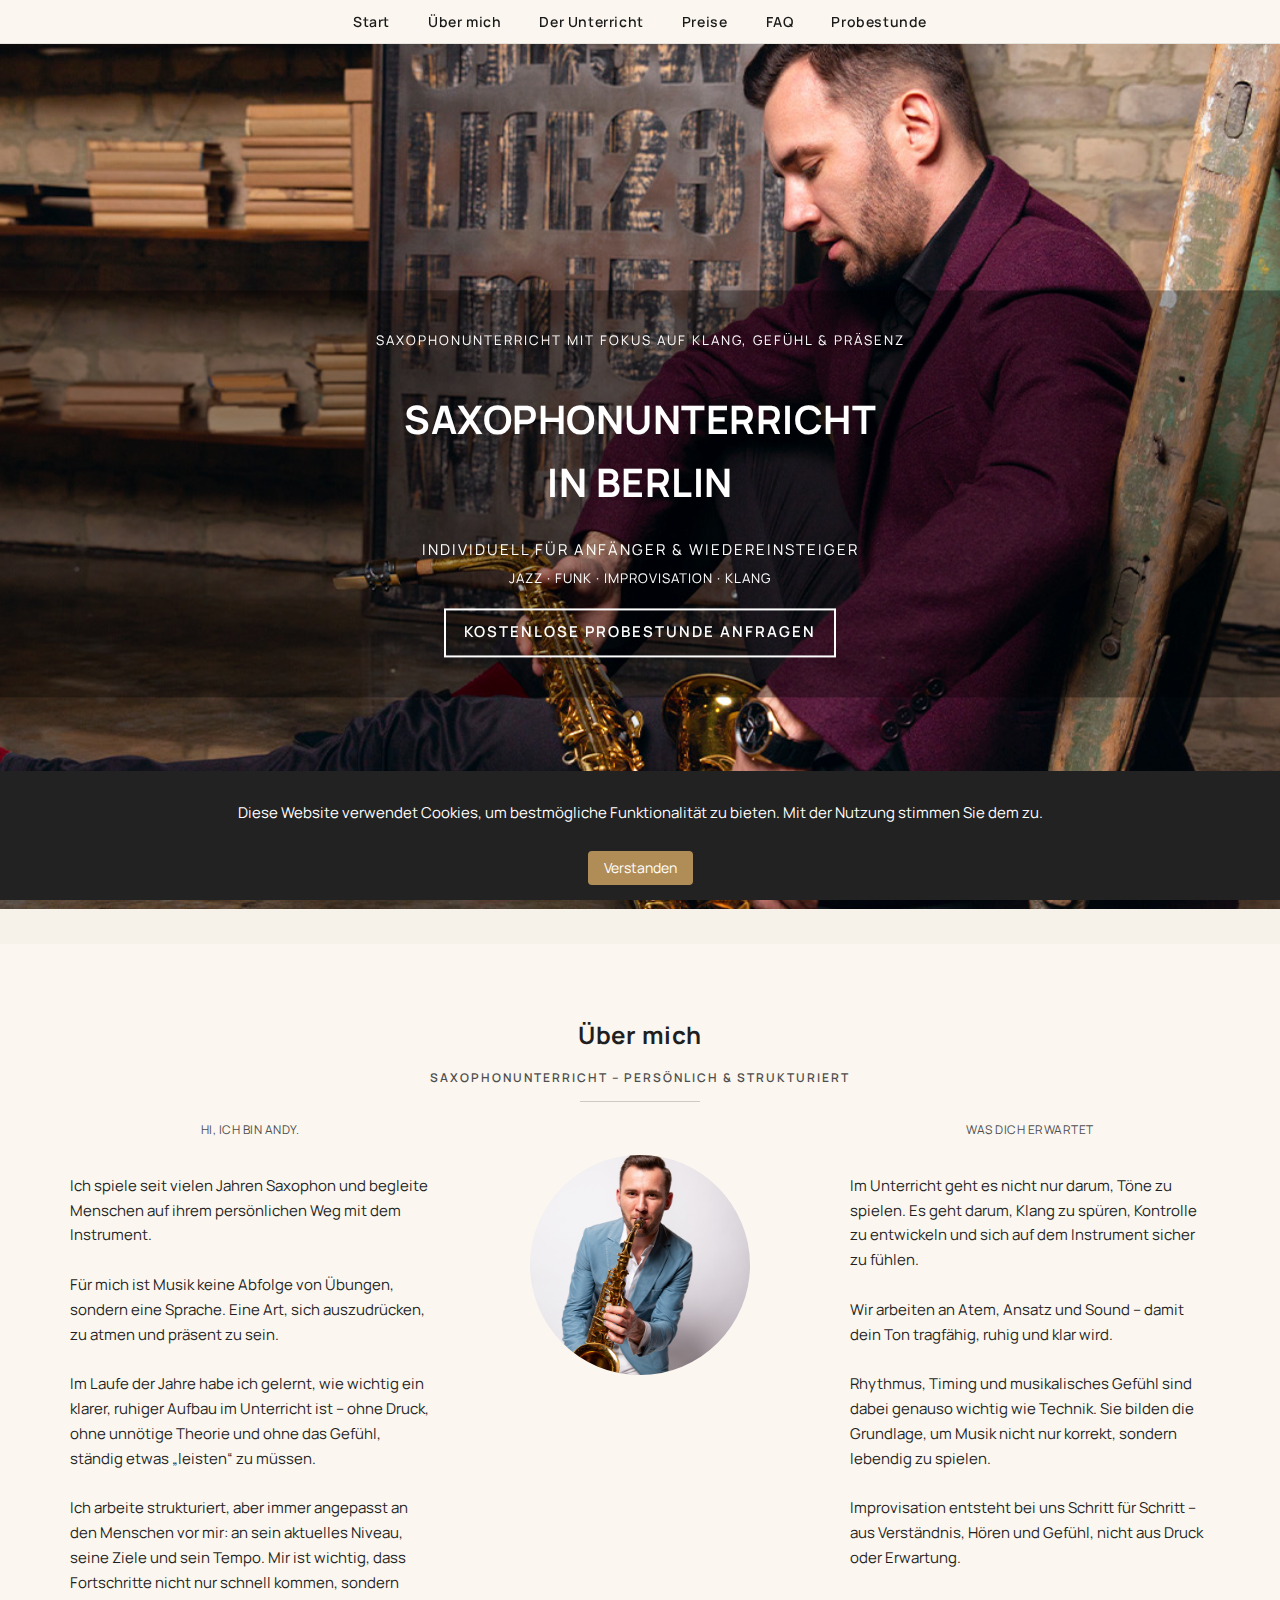
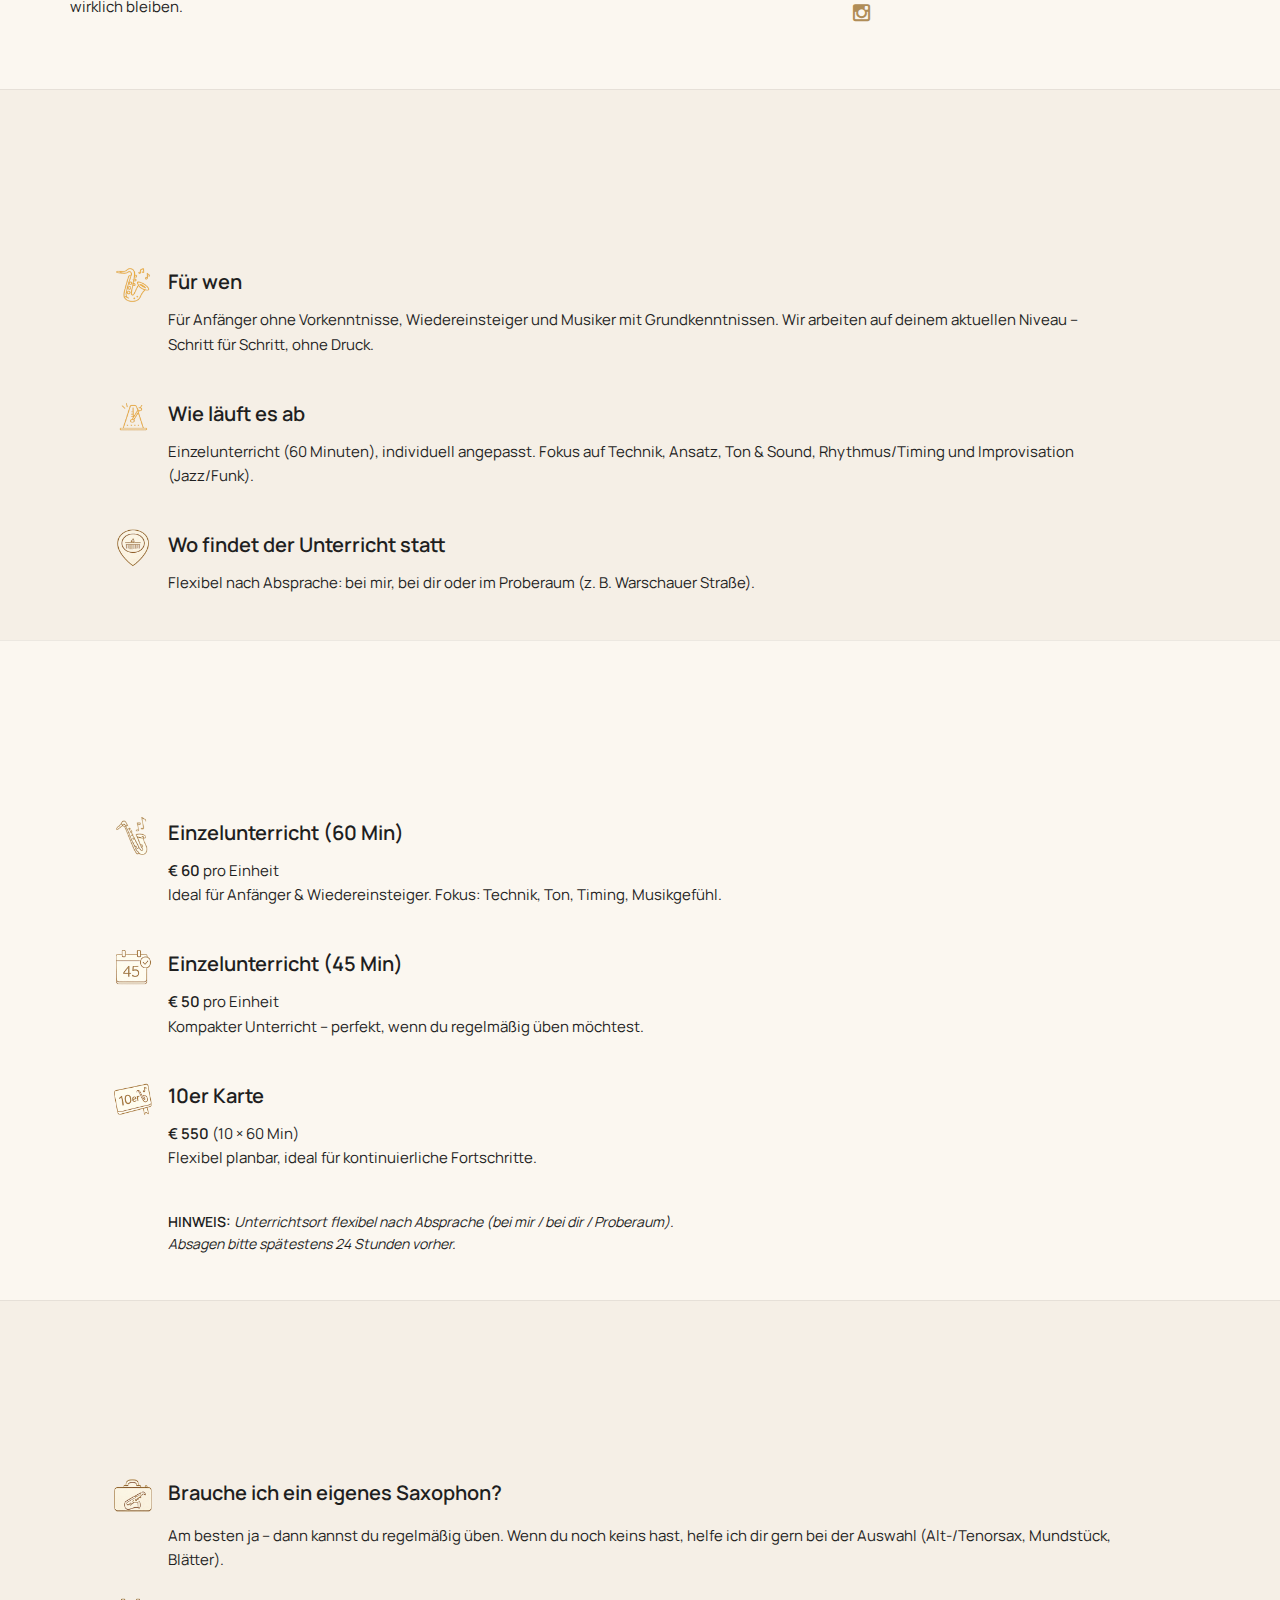
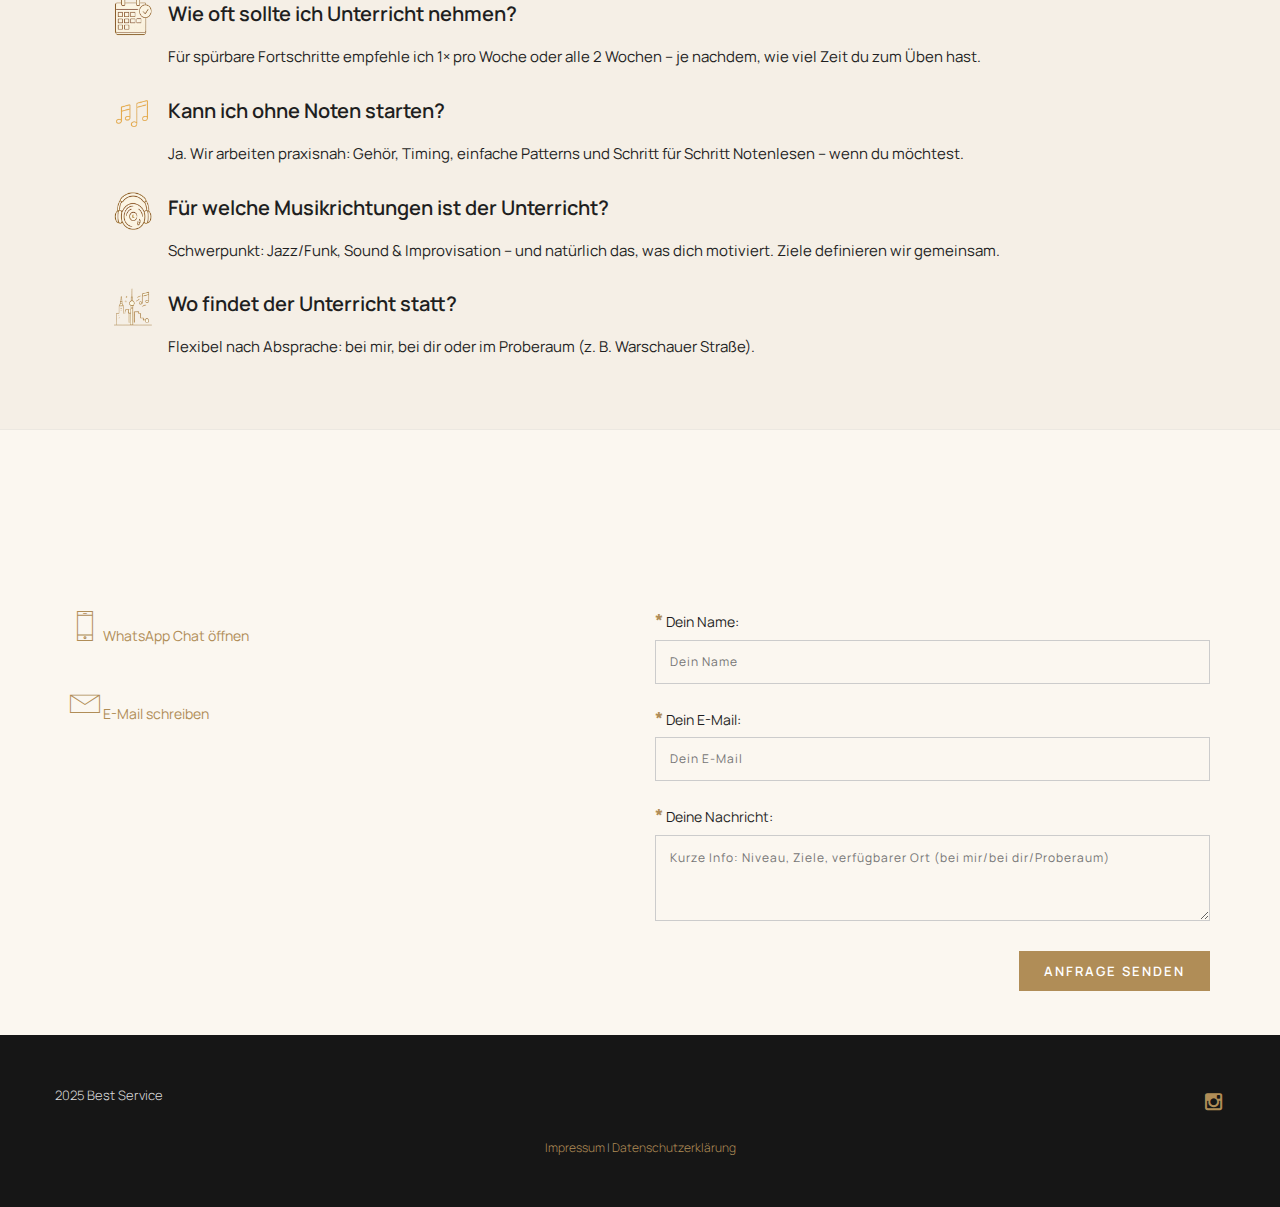
<file: index.html>
<!DOCTYPE html>
<html>
<head>
    <meta charset="utf-8" />
	<!-- Google tag (gtag.js) -->
	<script async src="https://www.googletagmanager.com/gtag/js?id=AW-17795294447"></script>
	<script>
		window.dataLayer = window.dataLayer || [];
		function gtag(){dataLayer.push(arguments);}
		gtag('js', new Date());
		gtag('config', 'AW-17795294447', {
		  // Helps preserve attribution when the form redirects to Formspree
		  'linker': { 'domains': ['formspree.io'] }
		});
	</script>
	<title>Saxophonunterricht in Berlin | Andy</title>
	<meta http-equiv="X-UA-Compatible" content="IE=edge" />
	<meta name="viewport" content="width=device-width, initial-scale=1.0" />
	<meta name="keywords" content="Saxophonunterricht Berlin, Saxophon lernen Berlin, Saxophon Lehrer Berlin, Saxophon Unterricht Anfänger, Saxophon Unterricht Wiedereinsteiger, Improvisation Saxophon, Jazz Saxophon Unterricht"/>
    <meta name="description" content="Saxophonunterricht in Berlin: individueller Einzelunterricht für Anfänger & Wiedereinsteiger. Technik, Sound, Rhythmus und Improvisation (Jazz/Funk). Kostenlose Probestunde – Anfrage per WhatsApp oder SMS."/>
	<link rel="shortcut icon" href="/favicon.png">
	<link rel="stylesheet" href="libs/bootstrap/bootstrap-grid.min.css" />
	<link rel="stylesheet" href="libs/font-awesome/css/font-awesome.min.css" />
	<link rel="stylesheet" href="libs/linea/styles.css" />
	<link rel="stylesheet" href="libs/magnific-popup/magnific-popup.css" />
	<link rel="stylesheet" href="libs/animate/animate.min.css" />
	<link rel="stylesheet" href="libs/bootstrap/bootstrap-grid.min.css" />
	<link rel="stylesheet" href="css/fonts.css" />
	<link rel="stylesheet" href="css/main.css" />
	<link rel="stylesheet" href="css/skins/sax.css" />
	<link rel="stylesheet" href="css/media.css" />
	<link href="https://fonts.googleapis.com/css2?family=Manrope:wght@400;600&family=Unbounded:wght@400;700&display=swap" rel="stylesheet">
</head>


<body>
	
	<!--
	<div class="loader">
		<div class="loader_inner"></div>
	</div>
-->
	
	<header id="top" class="main_head main_color_bg" data-parallax="scroll" data-image-src="img/bg.jpg" data-z-index="1">
		<div class="container">
			<div class="row">
				<div class="col-md-12">
					<!--<div class="logo_container">
						<div class="logo">
						<img style="height: 50px; width: 200px;" src="img/logo.png" alt="Alt" />
					</div> --> 
						<button class="toggle_mnu">
					
					<span class="sandwich">
						<span class="sw-topper"></span>
						<span class="sw-bottom"></span>
						<span class="sw-footer"></span>
					</span>
				</button>
<nav class="top_mnu top_mnu_simple">
  <ul>
    <li><a href="#top">Start</a></li>
    <li><a href="#about">Über mich</a></li>
    <li><a href="#resume">Der Unterricht</a></li>
    <li><a href="#preise">Preise</a></li>
    <li><a href="#faq">FAQ</a></li>
    <li><a href="#contacts">Probestunde</a></li>
  </ul>
</nav>
			</div>
		</div>
	</div>
	<div class="top_wrapper">
		<div class="top_descr">
			<div class="top_centered">
<div class="hero-strip">
  <div class="top_text">
					<p style="font-size: 10pt;">Saxophonunterricht mit Fokus auf Klang, Gefühl & Präsenz</p>
					<h1>SAXOPHONUNTERRICHT<br>IN BERLIN</h1>
					<p>Individuell für Anfänger & Wiedereinsteiger</p>
					<p style="margin-top: 6px; letter-spacing: 1px; text-transform: uppercase; font-size: 10pt; opacity: 0.9;">Jazz · Funk · Improvisation · Klang</p>
					<p style="margin-top: 18px;">
						<a href="#contacts" class="color_border scroll-link hero_cta" style="display:inline-block;padding:10px 18px;border:2px solid #fff;color:#fff;text-decoration:none;text-transform:uppercase;font-weight:600;letter-spacing:2px;">
							Kostenlose Probestunde anfragen
						</a>
					</p>
				</div>
			</div>
		</div>
	</div>
</header>
<section id="about" class="s_about bg_light">
	<div class="section_header">
		<h2>Über mich</h2>
		<div class="s_descr_wrap">
			<div class="s_descr">Saxophonunterricht – persönlich & strukturiert</div>
		</div>
	</div>
	<div class="section_content">
		<div class="container">
			<div class="row">
				<div class="col-md-4 col-md-push-4 animation_1">
					<h3></h3>
					<div class="person">
						<img src="img/photo.jpg" alt="Alt" id="photo-img" class="animated photo-hover" />
					</div>
				</div>
				<div class="col-md-4 col-md-pull-4">
					<h3>Hi, ich bin Andy.</h3>
<p>
Ich spiele seit vielen Jahren Saxophon und begleite Menschen auf ihrem persönlichen Weg mit dem Instrument.
</p>

<p>
Für mich ist Musik keine Abfolge von Übungen, sondern eine Sprache.
Eine Art, sich auszudrücken, zu atmen und präsent zu sein.
</p>

<p>
Im Laufe der Jahre habe ich gelernt, wie wichtig ein klarer, ruhiger Aufbau im Unterricht ist –
ohne Druck, ohne unnötige Theorie und ohne das Gefühl, ständig etwas „leisten“ zu müssen.
</p>

<p>
Ich arbeite strukturiert, aber immer angepasst an den Menschen vor mir:
an sein aktuelles Niveau, seine Ziele und sein Tempo.
Mir ist wichtig, dass Fortschritte nicht nur schnell kommen, sondern wirklich bleiben.
</p>
					</div>
				<div class="col-md-4 personal_last_block">
					<h3>Was dich erwartet</h3>
<p>
Im Unterricht geht es nicht nur darum, Töne zu spielen.
Es geht darum, Klang zu spüren, Kontrolle zu entwickeln und sich auf dem Instrument sicher zu fühlen.
</p>

<p>
Wir arbeiten an Atem, Ansatz und Sound – damit dein Ton tragfähig, ruhig und klar wird.
</p>

<p>
Rhythmus, Timing und musikalisches Gefühl sind dabei genauso wichtig wie Technik.
Sie bilden die Grundlage, um Musik nicht nur korrekt, sondern lebendig zu spielen.
</p>

<p>
Improvisation entsteht bei uns Schritt für Schritt –
aus Verständnis, Hören und Gefühl, nicht aus Druck oder Erwartung.
</p>
					<div class="social_wrap">
						<ul>
							<li><a href="https://www.instagram.com/djandysax/" target="_blank"><i class="fa fa-instagram"></i></i></a></li>
						</ul>
					</div>
				</div>
			</div>
		</div>
	</div>
</section>



<section id="resume" class="s_resume">
  <div class="section_header">
    <h2>Der Unterricht</h2>
    <div class="s_descr_wrap">
      <div class="s_descr">Für wen · Wie · Wo</div>
    </div>
  </div>

  <div class="section_content">
    <div class="container">
      <div class="row">
        <div class="resume_container">
          <div class="col-md-10 col-md-offset-1 col-sm-12">

<div class="resume_item">
  <div class="resume_title">
    <img src="img/icons/icon-sax.png" class="item_icon" alt="">
    <span>Für wen</span>
  </div>
  <p>
    Für Anfänger ohne Vorkenntnisse, Wiedereinsteiger und Musiker mit Grundkenntnissen.
    Wir arbeiten auf deinem aktuellen Niveau – Schritt für Schritt, ohne Druck.
  </p>
</div>

            <div class="resume_item">
              <div class="resume_title">
  <img src="img/icons/icon-metronome.png" class="item_icon" alt="">
  <span>Wie läuft es ab</span>
</div>
              <p>
                Einzelunterricht (60 Minuten), individuell angepasst.
                Fokus auf Technik, Ansatz, Ton & Sound, Rhythmus/Timing und Improvisation (Jazz/Funk).
              </p>
            </div>

            <div class="resume_item">
              <div class="resume_title">
  <img src="img/icons/icon-ort.png" class="item_icon" alt="">
  <span>Wo findet der Unterricht statt</span>
</div>
              <p>
                Flexibel nach Absprache: bei mir, bei dir oder im Proberaum (z. B. Warschauer Straße).
              </p>
            </div>

          </div>
        </div>
      </div>
    </div>
  </div>
</section>

<section id="preise" class="s_resume bg_light">
  <div class="section_header">
    <h2>Preise</h2>
    <div class="s_descr_wrap">
      <div class="s_descr">Transparent & fair</div>
    </div>
  </div>

  <div class="section_content">
    <div class="container">
      <div class="row">
        <div class="resume_container">
          <div class="col-md-10 col-md-offset-1 col-sm-12">

            <div class="resume_item">
              <div class="resume_title">
  <img src="img/icons/icon-saxt.png" class="item_icon" alt="">
  <span>Einzelunterricht (60 Min)</span>
</div>
              <p>
                <strong>€ 60</strong> pro Einheit<br>
                Ideal für Anfänger & Wiedereinsteiger. Fokus: Technik, Ton, Timing, Musikgefühl.
              </p>
            </div>

            <div class="resume_item">
              <div class="resume_title">
  <img src="img/icons/icon-45.png" class="item_icon" alt="">
  <span>Einzelunterricht (45 Min)</span>
</div>
              <p>
                <strong>€ 50</strong> pro Einheit<br>
                Kompakter Unterricht – perfekt, wenn du regelmäßig üben möchtest.
              </p>
            </div>

            <div class="resume_item">
              <div class="resume_title">
  <img src="img/icons/icon-10er.png" class="item_icon" alt="">
  <span>10er Karte</span>
</div>
              <p>
                <strong>€ 550</strong> (10 × 60 Min) <br>
                Flexibel planbar, ideal für kontinuierliche Fortschritte.
              </p>
            </div>

            <div class="resume_description">
              <strong>Hinweis:</strong> Unterrichtsort flexibel nach Absprache (bei mir / bei dir / Proberaum).
              <br>
              Absagen bitte spätestens 24 Stunden vorher.
            </div>

          </div>
        </div>
      </div>
    </div>
  </div>
</section>

<section id="faq" class="s_about bg_light">
  <div class="section_header">
    <h2>FAQ</h2>
    <div class="s_descr_wrap">
      <div class="s_descr">Häufige Fragen – kurz beantwortet</div>
    </div>
  </div>

  <div class="section_content">
    <div class="container">
      <div class="row">
        <div class="col-md-10 col-md-offset-1">

          <div class="resume_item">
            <div class="resume_title">
  <img src="img/icons/icon-saxg.png" class="item_icon" alt="">
  <span>Brauche ich ein eigenes Saxophon?</span>
</div>
            <p>
              Am besten ja – dann kannst du regelmäßig üben. Wenn du noch keins hast, helfe ich dir gern bei der Auswahl
              (Alt-/Tenorsax, Mundstück, Blätter).
            </p>
          </div>

          <div class="resume_item">
            <div class="resume_title">
  <img src="img/icons/icon-kalender.png" class="item_icon" alt="">
  <span>Wie oft sollte ich Unterricht nehmen?</span>
</div>
            <p>
              Für spürbare Fortschritte empfehle ich 1× pro Woche oder alle 2 Wochen – je nachdem, wie viel Zeit du zum Üben hast.
            </p>
          </div>

          <div class="resume_item">
            <div class="resume_title">
  <img src="img/icons/icon-note.png" class="item_icon" alt="">
  <span>Kann ich ohne Noten starten?</span>
</div>
            <p>
              Ja. Wir arbeiten praxisnah: Gehör, Timing, einfache Patterns und Schritt für Schritt Notenlesen – wenn du möchtest.
            </p>
          </div>

          <div class="resume_item">
            <div class="resume_title">
  <img src="img/icons/icon-headphones.png" class="item_icon" alt="">
  <span>Für welche Musikrichtungen ist der Unterricht?</span>
</div>
            <p>
              Schwerpunkt: Jazz/Funk, Sound & Improvisation – und natürlich das, was dich motiviert. Ziele definieren wir gemeinsam.
            </p>
          </div>

          <div class="resume_item">
            <div class="resume_title">
  <img src="img/icons/icon-ber.png" class="item_icon" alt="">
  <span>Wo findet der Unterricht statt?</span>
</div>
            <p>
              Flexibel nach Absprache: bei mir, bei dir oder im Proberaum (z. B. Warschauer Straße).
            </p>
          </div>

        </div>
      </div>
    </div>
  </div>
</section>

<section id="contacts" class="s_contacts bg_light">
	<div class="section_header">
		<h2>Kostenlose Probestunde</h2>
		<div class="s_descr_wrap">
			<div class="s_descr">Kurzes kennenlernen & Ziele klären</div>
		</div>
	</div>
	<div class="section_content">
		<div class="container">
			<div class="row">
				<div class="col-md-6 col-sm-6">
					<div class="contact_actions">
					<div class="contact_box">
						<a href="https://wa.me/491774125734" target="_blank" rel="noopener" class="contact_action" id="whatsapp-link">
							<span class="contacts_icon icon-basic-smartphone"></span>
							<span>WhatsApp Chat öffnen</span>
						</a>
					</div>
					<div class="contact_box">
						<a href="mailto:djandysax@gmail.com" target="_blank" rel="noopener" class="contact_action" id="email-link">
							<span class="contacts_icon icon-basic-mail"></span>
							<span>E-Mail schreiben</span>
						</a>
					</div>
					</div>
				</div>
				<div class="col-md-6 col-sm-6">
					<form id="contact-form" action="https://formspree.io/f/myzwrnna" method="POST" class="main_form" novalidate target="_blank">
  <input type="hidden" name="_redirect" value="https://saxophonunterricht.berlin/?sent=1#contacts" />
  <label class="form-group">
    <span class="color_element">*</span> Dein Name:
    <input type="text" name="name" placeholder="Dein Name" 
           data-validation-required-message="Bitte gib deinen Namen ein" required />
    <span class="help-block text-danger"></span>
  </label>

  <label class="form-group">
    <span class="color_element">*</span> Dein E-Mail:
    <input type="email" name="email" placeholder="Dein E-Mail" 
           data-validation-required-message="Bitte gib eine gültige E-Mail-Adresse ein" required />
    <span class="help-block text-danger"></span>
  </label>

  <label class="form-group">
    <span class="color_element">*</span> Deine Nachricht:
    <textarea name="message" placeholder="Kurze Info: Niveau, Ziele, verfügbarer Ort (bei mir/bei dir/Proberaum)"
              data-validation-required-message="Bitte schreib kurz eine Nachricht" required></textarea>
    <span class="help-block text-danger"></span>
  </label>

  <button id="contact-submit" type="submit">Anfrage senden</button>
  <div id="form-status" style="margin-top:12px; font-size:14px;"></div>
</form>
				</div>
			</div>
		</div>
	</div>
</section>

<footer class="main_footer bg_dark">
	<div class="container">
		<div class="row">
		<div style="position: absolute; margin-top: 0px;">2025 Best Service</div>
		<div  class="social_wrap">
					<ul>
						<li><a href="https://www.instagram.com/djandysax/" target="_blank"><i class="fa fa-instagram"></i></i></a></li>
						</ul>
				</div>
			<div style="visibility:hidden; class="col-md-12">
				&copy; 2015 Александр Прокопский
								</div>
								
		</div>
	</div>
<div class="legal_links">
  <a href="impressum.html">Impressum</a> | 
  <a href="datenschutz.html">Datenschutzerklärung</a>
</div>

</footer>

<div class="hidden"></div>
	<!--[if lt IE 9]>
	<script src="libs/html5shiv/es5-shim.min.js"></script>
	<script src="libs/html5shiv/html5shiv.min.js"></script>
	<script src="libs/html5shiv/html5shiv-printshiv.min.js"></script>
	<script src="libs/respond/respond.min.js"></script>
	<![endif]-->
	
	<script src="libs/jquery/jquery-2.1.3.min.js"></script>
	<script src="libs/parallax/parallax.min.js"></script>
	<script src="libs/magnific-popup/jquery.magnific-popup.min.js"></script>
	<script src="libs/mixitup/mixitup.min.js"></script>
	<script src="libs/scroll2id/PageScroll2id.min.js"></script>
	<script src="libs/waypoints/waypoints.min.js"></script>
	<script src="libs/animate/animate-css.js"></script>
	<script src="libs/jqBootstrapValidation/jqBootstrapValidation.js"></script>
	<script src="js/common.js"></script>
	<!-- Yandex.Metrika counter --><!-- /Yandex.Metrika counter -->
	<!-- Google Analytics counter --><!-- /Google Analytics counter -->

	<script>
  document.getElementById('photo-img').addEventListener('click', function () {
    const el = this;

    // Класс анимации — можешь изменить на zoomIn, bounce, shake 	•	bounce, flash, pulse, rubberBand, headShake, swing, tada, wobble, jello
    const animation = 'rubberBand';

    el.classList.remove(animation);
    void el.offsetWidth; // перезапуск
    el.classList.add(animation);
  });
</script>

<div id="cookie-banner" style="display: none;">
  <div class="cookie-banner-inner">
    <p>Diese Website verwendet Cookies, um bestmögliche Funktionalität zu bieten. Mit der Nutzung stimmen Sie dem zu.</p>
    <button id="accept-cookies">Verstanden</button>
  </div>
</div>

<script>
  document.addEventListener("DOMContentLoaded", function () {
    if (!localStorage.getItem("cookiesAccepted")) {
      document.getElementById("cookie-banner").style.display = "block";
    }

    document.getElementById("accept-cookies").addEventListener("click", function () {
      localStorage.setItem("cookiesAccepted", "true");
      document.getElementById("cookie-banner").style.display = "none";
    });
  });
</script>

<script>
  document.addEventListener("DOMContentLoaded", function () {
    var form = document.getElementById("contact-form");
    if (!form) return;

    var statusEl = document.getElementById("form-status");
    if (!statusEl) return;
    var params = new URLSearchParams(window.location.search || "");
    if (params.get("sent") === "1") {
      statusEl.textContent = "Danke! Deine Anfrage ist angekommen. Ich melde mich zeitnah.";
      statusEl.style.color = "#2e7d32";
    }

    var onFormSubmit = function () {
      if (typeof window.gtag === "function") {
        try {
          if (!sessionStorage.getItem("conv_form_1")) {
            window.gtag("event", "conversion", {
              send_to: "AW-17795294447/czddCPzl1e8bEO_JuqVC",
              value: 1.0,
              currency: "EUR",
              event_callback: function () {},
              event_timeout: 2000
            });
            sessionStorage.setItem("conv_form_1", "1");
          }
        } catch (err) {
          // ignore storage errors
        }
      }
    };

    form.addEventListener("submit", onFormSubmit);

    var waLink = document.getElementById("whatsapp-link");
    if (waLink && typeof window.gtag === "function") {
      waLink.addEventListener("click", function () {
        window.gtag("event", "conversion", {
          send_to: "AW-17795294447/eVA9CNmXye8bEO_JuqVC",
          value: 1.0,
          currency: "EUR"
        });
      });
    }

    var emailLink = document.getElementById("email-link");
    if (emailLink && typeof window.gtag === "function") {
      emailLink.addEventListener("click", function () {
        window.gtag("event", "conversion", {
          send_to: "AW-17795294447/-EEmCJDa1u8bEO_JuqVC",
          value: 1.0,
          currency: "EUR"
        });
      });
    }

    var contactsSection = document.getElementById("contacts");
    if (contactsSection && typeof window.gtag === "function") {
      var fireScrollConv = function () {
        try {
          if (!sessionStorage.getItem("conv_scroll_1")) {
            window.gtag("event", "conversion", {
              send_to: "AW-17795294447/vtb2C1jsyu8bEO_JuqVC",
              value: 1.0,
              currency: "EUR"
            });
            sessionStorage.setItem("conv_scroll_1", "1");
          }
        } catch (e) {
          // ignore storage errors
        }
      };

      if ("IntersectionObserver" in window) {
        var io = new IntersectionObserver(function (entries) {
          entries.forEach(function (entry) {
            if (entry.isIntersecting) {
              fireScrollConv();
              io.disconnect();
            }
          });
        }, { threshold: 0.35 });
        io.observe(contactsSection);
      } else {
        var onScroll = function () {
          var rect = contactsSection.getBoundingClientRect();
          if (rect.top < window.innerHeight * 0.65) {
            fireScrollConv();
            window.removeEventListener("scroll", onScroll);
          }
        };
        window.addEventListener("scroll", onScroll);
        onScroll();
      }
    }
  });
</script>
</body>
</html>
</file>
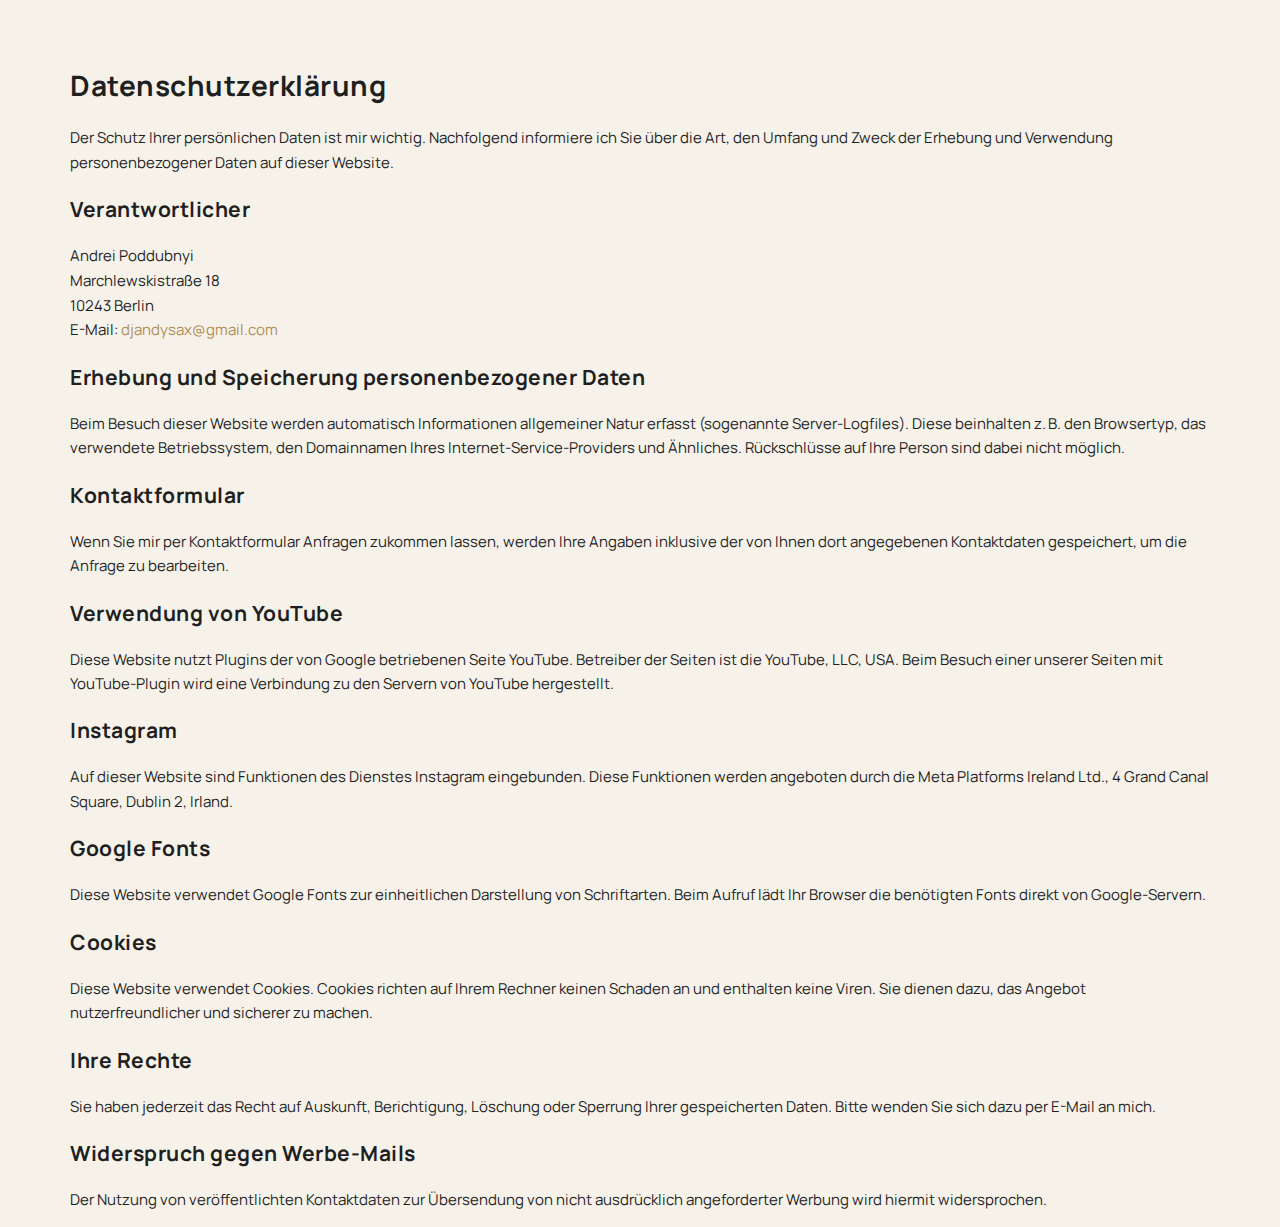
<file: datenschutz.html>
<!DOCTYPE html>
<html lang="de">
<head>
  <meta charset="UTF-8">
  <meta name="viewport" content="width=device-width, initial-scale=1.0" />
  <!-- Google tag (gtag.js) -->
  <script async src="https://www.googletagmanager.com/gtag/js?id=AW-17795294447"></script>
  <script>
    window.dataLayer = window.dataLayer || [];
    function gtag(){dataLayer.push(arguments);}
    gtag('js', new Date());
    gtag('config', 'AW-17795294447');
  </script>
  <title>Datenschutzerklärung</title>
  <link rel="stylesheet" href="libs/bootstrap/bootstrap-grid.min.css" />
  <link rel="stylesheet" href="css/fonts.css" />
  <link rel="stylesheet" href="css/main.css" />
  <link rel="stylesheet" href="css/skins/sax.css" />
  <link rel="stylesheet" href="css/media.css" />
  <link href="https://fonts.googleapis.com/css2?family=Manrope:wght@400;600&family=Unbounded:wght@400;700&display=swap" rel="stylesheet">
</head>
<body>
  <div class="container">
  <h1>Datenschutzerklärung</h1>

  <p>
    Der Schutz Ihrer persönlichen Daten ist mir wichtig. Nachfolgend informiere ich Sie über die Art, den Umfang und Zweck der Erhebung und Verwendung personenbezogener Daten auf dieser Website.
  </p>

  <h2>Verantwortlicher</h2>
  <p>
    Andrei Poddubnyi<br>
    Marchlewskistraße 18<br>
   10243 Berlin<br>
    E-Mail: <a href="mailto:djandysax@gmail.com">djandysax@gmail.com</a>
  </p>

  <h2>Erhebung und Speicherung personenbezogener Daten</h2>
  <p>
    Beim Besuch dieser Website werden automatisch Informationen allgemeiner Natur erfasst (sogenannte Server-Logfiles). Diese beinhalten z. B. den Browsertyp, das verwendete Betriebssystem, den Domainnamen Ihres Internet-Service-Providers und Ähnliches. Rückschlüsse auf Ihre Person sind dabei nicht möglich.
  </p>

  <h2>Kontaktformular</h2>
  <p>
    Wenn Sie mir per Kontaktformular Anfragen zukommen lassen, werden Ihre Angaben inklusive der von Ihnen dort angegebenen Kontaktdaten gespeichert, um die Anfrage zu bearbeiten.
  </p>

  <h2>Verwendung von YouTube</h2>
  <p>
    Diese Website nutzt Plugins der von Google betriebenen Seite YouTube. Betreiber der Seiten ist die YouTube, LLC, USA. Beim Besuch einer unserer Seiten mit YouTube-Plugin wird eine Verbindung zu den Servern von YouTube hergestellt.
  </p>

  <h2>Instagram</h2>
  <p>
    Auf dieser Website sind Funktionen des Dienstes Instagram eingebunden. Diese Funktionen werden angeboten durch die Meta Platforms Ireland Ltd., 4 Grand Canal Square, Dublin 2, Irland.
  </p>

  <h2>Google Fonts</h2>
  <p>
    Diese Website verwendet Google Fonts zur einheitlichen Darstellung von Schriftarten. Beim Aufruf lädt Ihr Browser die benötigten Fonts direkt von Google-Servern.
  </p>

  <h2>Cookies</h2>
  <p>
    Diese Website verwendet Cookies. Cookies richten auf Ihrem Rechner keinen Schaden an und enthalten keine Viren. Sie dienen dazu, das Angebot nutzerfreundlicher und sicherer zu machen.
  </p>

  <h2>Ihre Rechte</h2>
  <p>
    Sie haben jederzeit das Recht auf Auskunft, Berichtigung, Löschung oder Sperrung Ihrer gespeicherten Daten. Bitte wenden Sie sich dazu per E-Mail an mich.
  </p>

  <h2>Widerspruch gegen Werbe-Mails</h2>
  <p>
    Der Nutzung von veröffentlichten Kontaktdaten zur Übersendung von nicht ausdrücklich angeforderter Werbung wird hiermit widersprochen.
  </p>
  </div>
</body>
</html>
</file>
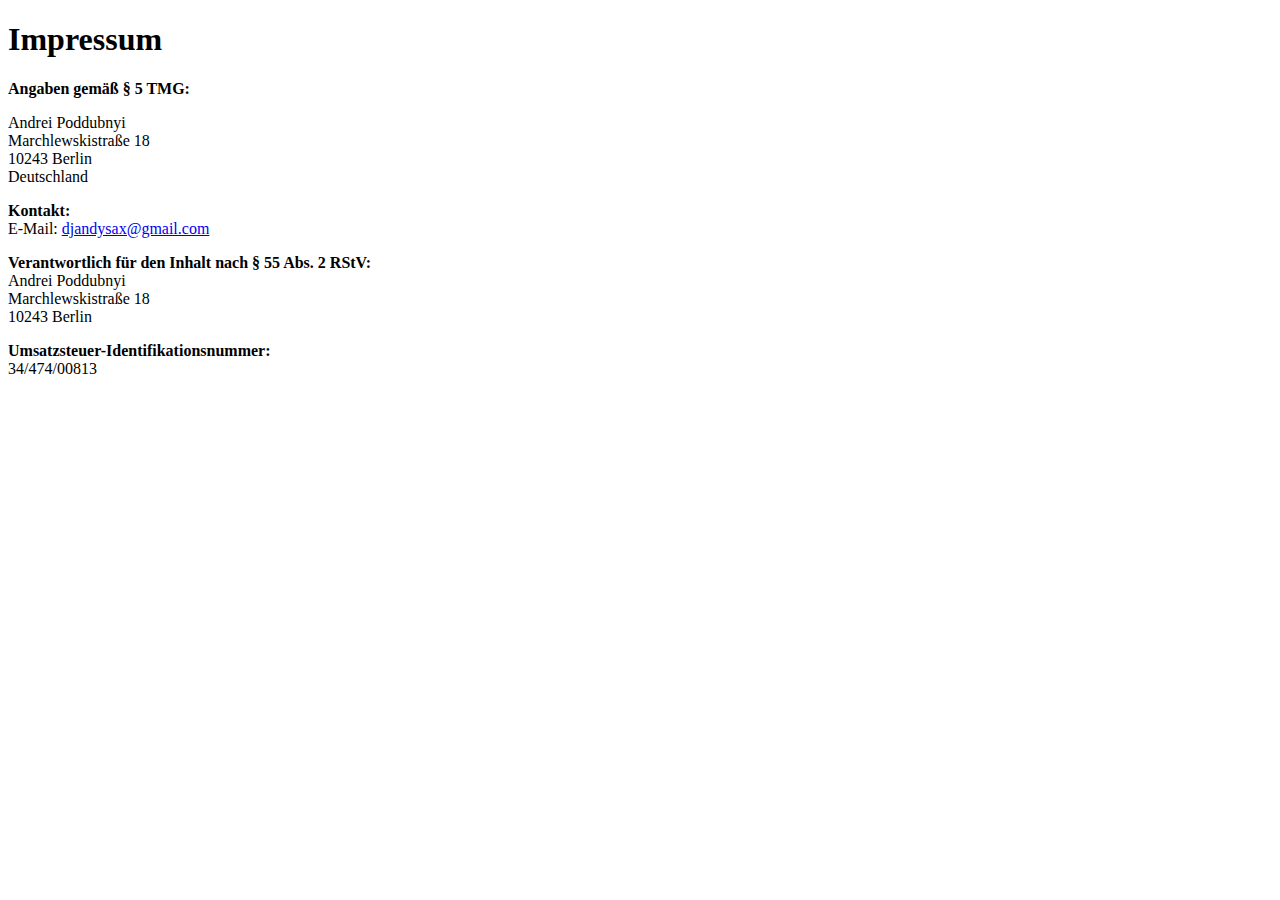
<file: impressum.html>
<!DOCTYPE html>
<html lang="de">
<head>
  <meta charset="UTF-8">
  <!-- Google tag (gtag.js) -->
  <script async src="https://www.googletagmanager.com/gtag/js?id=AW-17795294447"></script>
  <script>
    window.dataLayer = window.dataLayer || [];
    function gtag(){dataLayer.push(arguments);}
    gtag('js', new Date());
    gtag('config', 'AW-17795294447');
  </script>
  <title>Impressum</title>
</head>
<body>
  <h1>Impressum</h1>
  <p><strong>Angaben gemäß § 5 TMG:</strong></p>
  <p>
    Andrei Poddubnyi<br>
    Marchlewskistraße 18<br>
    10243 Berlin<br>
    Deutschland
  </p>

  <p><strong>Kontakt:</strong><br>
    E-Mail: <a href="mailto:djandysax@gmail.com">djandysax@gmail.com</a>
  </p>

  <p><strong>Verantwortlich für den Inhalt nach § 55 Abs. 2 RStV:</strong><br>
   Andrei Poddubnyi<br>
   Marchlewskistraße 18<br>
   10243 Berlin
  </p>

  <p><strong>Umsatzsteuer-Identifikationsnummer:</strong><br>
  34/474/00813
  </p>
</body>
</html>
</file>
<file: libs/linea/styles.css>
@charset "UTF-8";

@font-face {
  font-family: "linea-basic-10";
  src:url("fonts/linea-basic-10.eot");
  src:url("fonts/linea-basic-10.eot?#iefix") format("embedded-opentype"),
    url("fonts/linea-basic-10.woff") format("woff"),
    url("fonts/linea-basic-10.ttf") format("truetype"),
    url("fonts/linea-basic-10.svg#linea-basic-10") format("svg");
  font-weight: normal;
  font-style: normal;

}

[data-icon]:before {
  font-family: "linea-basic-10" !important;
  content: attr(data-icon);
  font-style: normal !important;
  font-weight: normal !important;
  font-variant: normal !important;
  text-transform: none !important;
  speak: none;
  line-height: 1;
  -webkit-font-smoothing: antialiased;
  -moz-osx-font-smoothing: grayscale;
}

[class^="icon-"]:before,
[class*=" icon-"]:before {
  font-family: "linea-basic-10" !important;
  font-style: normal !important;
  font-weight: normal !important;
  font-variant: normal !important;
  text-transform: none !important;
  speak: none;
  line-height: 1;
  -webkit-font-smoothing: antialiased;
  -moz-osx-font-smoothing: grayscale;
}

.icon-basic-accelerator:before {
  content: "a";
}
.icon-basic-alarm:before {
  content: "b";
}
.icon-basic-anchor:before {
  content: "c";
}
.icon-basic-anticlockwise:before {
  content: "d";
}
.icon-basic-archive:before {
  content: "e";
}
.icon-basic-archive-full:before {
  content: "f";
}
.icon-basic-ban:before {
  content: "g";
}
.icon-basic-battery-charge:before {
  content: "h";
}
.icon-basic-battery-empty:before {
  content: "i";
}
.icon-basic-battery-full:before {
  content: "j";
}
.icon-basic-battery-half:before {
  content: "k";
}
.icon-basic-bolt:before {
  content: "l";
}
.icon-basic-book:before {
  content: "m";
}
.icon-basic-book-pen:before {
  content: "n";
}
.icon-basic-book-pencil:before {
  content: "o";
}
.icon-basic-bookmark:before {
  content: "p";
}
.icon-basic-calculator:before {
  content: "q";
}
.icon-basic-calendar:before {
  content: "r";
}
.icon-basic-cards-diamonds:before {
  content: "s";
}
.icon-basic-cards-hearts:before {
  content: "t";
}
.icon-basic-case:before {
  content: "u";
}
.icon-basic-chronometer:before {
  content: "v";
}
.icon-basic-clessidre:before {
  content: "w";
}
.icon-basic-clock:before {
  content: "x";
}
.icon-basic-clockwise:before {
  content: "y";
}
.icon-basic-cloud:before {
  content: "z";
}
.icon-basic-clubs:before {
  content: "A";
}
.icon-basic-compass:before {
  content: "B";
}
.icon-basic-cup:before {
  content: "C";
}
.icon-basic-diamonds:before {
  content: "D";
}
.icon-basic-display:before {
  content: "E";
}
.icon-basic-download:before {
  content: "F";
}
.icon-basic-exclamation:before {
  content: "G";
}
.icon-basic-eye:before {
  content: "H";
}
.icon-basic-eye-closed:before {
  content: "I";
}
.icon-basic-female:before {
  content: "J";
}
.icon-basic-flag1:before {
  content: "K";
}
.icon-basic-flag2:before {
  content: "L";
}
.icon-basic-floppydisk:before {
  content: "M";
}
.icon-basic-folder:before {
  content: "N";
}
.icon-basic-folder-multiple:before {
  content: "O";
}
.icon-basic-gear:before {
  content: "P";
}
.icon-basic-geolocalize-01:before {
  content: "Q";
}
.icon-basic-geolocalize-05:before {
  content: "R";
}
.icon-basic-globe:before {
  content: "S";
}
.icon-basic-gunsight:before {
  content: "T";
}
.icon-basic-hammer:before {
  content: "U";
}
.icon-basic-headset:before {
  content: "V";
}
.icon-basic-heart:before {
  content: "W";
}
.icon-basic-heart-broken:before {
  content: "X";
}
.icon-basic-helm:before {
  content: "Y";
}
.icon-basic-home:before {
  content: "Z";
}
.icon-basic-info:before {
  content: "0";
}
.icon-basic-ipod:before {
  content: "1";
}
.icon-basic-joypad:before {
  content: "2";
}
.icon-basic-key:before {
  content: "3";
}
.icon-basic-keyboard:before {
  content: "4";
}
.icon-basic-laptop:before {
  content: "5";
}
.icon-basic-life-buoy:before {
  content: "6";
}
.icon-basic-lightbulb:before {
  content: "7";
}
.icon-basic-link:before {
  content: "8";
}
.icon-basic-lock:before {
  content: "9";
}
.icon-basic-lock-open:before {
  content: "!";
}
.icon-basic-magic-mouse:before {
  content: "\"";
}
.icon-basic-magnifier:before {
  content: "#";
}
.icon-basic-magnifier-minus:before {
  content: "$";
}
.icon-basic-magnifier-plus:before {
  content: "%";
}
.icon-basic-mail:before {
  content: "&";
}
.icon-basic-mail-multiple:before {
  content: "'";
}
.icon-basic-mail-open:before {
  content: "(";
}
.icon-basic-mail-open-text:before {
  content: ")";
}
.icon-basic-male:before {
  content: "*";
}
.icon-basic-map:before {
  content: "+";
}
.icon-basic-message:before {
  content: ",";
}
.icon-basic-message-multiple:before {
  content: "-";
}
.icon-basic-message-txt:before {
  content: ".";
}
.icon-basic-mixer2:before {
  content: "/";
}
.icon-basic-mouse:before {
  content: ":";
}
.icon-basic-notebook:before {
  content: ";";
}
.icon-basic-notebook-pen:before {
  content: "<";
}
.icon-basic-notebook-pencil:before {
  content: "=";
}
.icon-basic-paperplane:before {
  content: ">";
}
.icon-basic-pencil-ruler:before {
  content: "?";
}
.icon-basic-pencil-ruler-pen:before {
  content: "@";
}
.icon-basic-photo:before {
  content: "[";
}
.icon-basic-picture:before {
  content: "]";
}
.icon-basic-picture-multiple:before {
  content: "^";
}
.icon-basic-pin1:before {
  content: "_";
}
.icon-basic-pin2:before {
  content: "`";
}
.icon-basic-postcard:before {
  content: "{";
}
.icon-basic-postcard-multiple:before {
  content: "|";
}
.icon-basic-printer:before {
  content: "}";
}
.icon-basic-question:before {
  content: "~";
}
.icon-basic-rss:before {
  content: "\\";
}
.icon-basic-server:before {
  content: "\e000";
}
.icon-basic-server2:before {
  content: "\e001";
}
.icon-basic-server-cloud:before {
  content: "\e002";
}
.icon-basic-server-download:before {
  content: "\e003";
}
.icon-basic-server-upload:before {
  content: "\e004";
}
.icon-basic-settings:before {
  content: "\e005";
}
.icon-basic-share:before {
  content: "\e006";
}
.icon-basic-sheet:before {
  content: "\e007";
}
.icon-basic-sheet-multiple:before {
  content: "\e008";
}
.icon-basic-sheet-pen:before {
  content: "\e009";
}
.icon-basic-sheet-pencil:before {
  content: "\e00a";
}
.icon-basic-sheet-txt:before {
  content: "\e00b";
}
.icon-basic-signs:before {
  content: "\e00c";
}
.icon-basic-smartphone:before {
  content: "\e00d";
}
.icon-basic-spades:before {
  content: "\e00e";
}
.icon-basic-spread:before {
  content: "\e00f";
}
.icon-basic-spread-bookmark:before {
  content: "\e010";
}
.icon-basic-spread-text:before {
  content: "\e011";
}
.icon-basic-spread-text-bookmark:before {
  content: "\e012";
}
.icon-basic-star:before {
  content: "\e013";
}
.icon-basic-tablet:before {
  content: "\e014";
}
.icon-basic-target:before {
  content: "\e015";
}
.icon-basic-todo:before {
  content: "\e016";
}
.icon-basic-todo-pen:before {
  content: "\e017";
}
.icon-basic-todo-pencil:before {
  content: "\e018";
}
.icon-basic-todo-txt:before {
  content: "\e019";
}
.icon-basic-todolist-pen:before {
  content: "\e01a";
}
.icon-basic-todolist-pencil:before {
  content: "\e01b";
}
.icon-basic-trashcan:before {
  content: "\e01c";
}
.icon-basic-trashcan-full:before {
  content: "\e01d";
}
.icon-basic-trashcan-refresh:before {
  content: "\e01e";
}
.icon-basic-trashcan-remove:before {
  content: "\e01f";
}
.icon-basic-upload:before {
  content: "\e020";
}
.icon-basic-usb:before {
  content: "\e021";
}
.icon-basic-video:before {
  content: "\e022";
}
.icon-basic-watch:before {
  content: "\e023";
}
.icon-basic-webpage:before {
  content: "\e024";
}
.icon-basic-webpage-img-txt:before {
  content: "\e025";
}
.icon-basic-webpage-multiple:before {
  content: "\e026";
}
.icon-basic-webpage-txt:before {
  content: "\e027";
}
.icon-basic-world:before {
  content: "\e028";
}
</file>
<file: css/fonts.css>
@font-face {
  font-family: "Raleway";
  font-style: normal;
  font-weight: normal;
  src: url("../fonts/RalewayRegular/RalewayRegular.eot?#iefix") format("embedded-opentype"), url("../fonts/RalewayRegular/RalewayRegular.woff") format("woff"), url("../fonts/RalewayRegular/RalewayRegular.ttf") format("truetype"); }
@font-face {
  font-family: "Raleway";
  font-style: normal;
  font-weight: 700;
  src: url("../fonts/RalewayBold/RalewayBold.eot?#iefix") format("embedded-opentype"), url("../fonts/RalewayBold/RalewayBold.woff") format("woff"), url("../fonts/RalewayBold/RalewayBold.ttf") format("truetype"); }
@font-face {
  font-family: "Raleway";
  font-style: normal;
  font-weight: 300;
  src: url("../fonts/RalewayLight/RalewayLight.eot?#iefix") format("embedded-opentype"), url("../fonts/RalewayLight/RalewayLight.woff") format("woff"), url("../fonts/RalewayLight/RalewayLight.ttf") format("truetype"); }
@font-face {
  font-family: "Raleway";
  font-style: normal;
  font-weight: 600;
  src: url("../fonts/RalewaySemiBold/RalewaySemiBold.eot?#iefix") format("embedded-opentype"), url("../fonts/RalewaySemiBold/RalewaySemiBold.woff") format("woff"), url("../fonts/RalewaySemiBold/RalewaySemiBold.ttf") format("truetype"); }
</file>
<file: css/main.css>
body {
  font-family: "Raleway", sans-serif;
  font-weight: normal;
  font-size: 14px;
  min-width: 320px;
  position: relative;
  line-height: 1.6;
  -webkit-font-smoothing: antialised; }

body input:focus:required:invalid,
body textarea:focus:required:invalid {
  color: red; }

body input:required:valid,
body textarea:required:valid {
  color: green; }

.hidden {
  display: none; }

section,
.main_head {
  position: relative; }
  section h3,
  .main_head h3 {
    text-align: center;
    text-transform: uppercase;
    font-weight: 400;
    font-size: 12px;
    margin-top: 0;
    margin-bottom: 35px; }

section {
  padding: 70px 0 90px; }
  section h2 {
    text-align: center;
    font-size: 24px;
    text-transform: uppercase;
    margin: 0 0 15px;
    letter-spacing: 1px; }
  section .personal_header {
    font-size: 13px;
    text-align: left;
    margin-bottom: 30px;
    color: #555; }

.s_descr_wrap {
  text-align: center; }
  .s_descr_wrap .s_descr {
    display: inline-block;
    text-transform: uppercase;
    font-size: 12px;
    position: relative;
    margin-bottom: 130px;
    font-weight: 600; }
    .s_descr_wrap .s_descr::after {
      content: "";
      height: 1px;
      left: 50%;
      margin-left: -75px;
      margin-top: 60px;
      position: absolute;
      width: 150px; }

.main_head {
  min-height: 480px;
  padding-top: 20px; }

.loader {
  background: none repeat scroll 0 0 #ffffff;
  bottom: 0;
  height: 100%;
  left: 0;
  position: fixed;
  right: 0;
  top: 0;
  width: 100%;
  z-index: 9999; }
  .loader .loader_inner {
    background-image: url("../img/preloader.gif");
    background-size: cover;
    background-repeat: no-repeat;
    background-posirion: center center;
    background-color: #fff;
    height: 60px;
    width: 60px;
    margin-top: -30px;
    margin-left: -30px;
    left: 50%;
    top: 50%;
    position: absolute; }

.logo_container {
   }

.logo {
  height: 100px;
  z-index: 1;
  margin-top: 41%;
  text-align: center;
  position: relative; }
  

.toggle_mnu {
  width: 60px;
  height: 60px;
  position: fixed;
  z-index: 100;
  border: none;
  right: 20px;
  top: 20px; }
  .toggle_mnu span {
    display: block; }

.sandwich {
  width: 28px;
  height: 28px;
  position: absolute;
  top: 8px;
  bottom: 0;
  left: 0;
  right: 0;
  margin: auto;
  z-index: 200; }

.sw-topper {
  position: relative;
  top: 0;
  width: 28px;
  height: 3px;
  background: white;
  border: none;
  border-radius: 4px 4px 4px 4px;
  -webkit-transition: -webkit-transform 0.5s, top 0.2s;
          transition: transform 0.5s, top 0.2s;
  display: block; }

svg path {
  fill: #e0e0e0; }

.sw-bottom {
  position: relative;
  width: 28px;
  height: 3px;
  top: 6.6px;
  background: white;
  border: none;
  border-radius: 4px 4px 4px 4px;
  -webkit-transition: -webkit-transform 0.5s, top 0.2s;
          transition: transform 0.5s, top 0.2s;
  -webkit-transition-delay: 0.2s, 0s;
          transition-delay: 0.2s, 0s; }

.sw-footer {
  position: relative;
  width: 28px;
  height: 3px;
  top: 13.5px;
  background: white;
  border: none;
  border-radius: 4px 4px 4px 4px;
  -webkit-transition: all 0.5s;
          transition: all 0.5s;
  -webkit-transition-delay: 0.1s;
          transition-delay: 0.1s; }

.sandwich.active .sw-topper {
  top: 9px;
  -webkit-transform: rotate(-45deg);
      -ms-transform: rotate(-45deg);
          transform: rotate(-45deg); }
.sandwich.active .sw-bottom {
  top: 6px;
  -webkit-transform: rotate(45deg);
      -ms-transform: rotate(45deg);
          transform: rotate(45deg); }
.sandwich.active .sw-footer {
  opacity: 0;
  top: 0;
  -webkit-transform: rotate(180deg);
      -ms-transform: rotate(180deg);
          transform: rotate(180deg); }

.top_mnu {
  position: fixed;
  width: 100%;
  height: 100%;
  background-color: rgba(0, 0, 0, 0.85);
  z-index: 50;
  right: 0;
  top: 0;
  display: none; }
  .top_mnu ul,
  .top_mnu li {
    list-style-type: none;
    padding: 0;
    margin: 0; }
  .top_mnu ul {
    margin-top: 180px;
    text-align: center;
    -webkit-animation-duration: 0.01s;
    animation-duration: 0.01s; }
    .top_mnu ul li:nth-child(1) a {
      -webkit-animation-delay: 0;
      animation-delay: 0; }
    .top_mnu ul li:nth-child(2) a {
      -webkit-animation-delay: 0.1s;
      animation-delay: 0.1s; }
    .top_mnu ul li:nth-child(3) a {
      -webkit-animation-delay: 0.2s;
      animation-delay: 0.2s; }
    .top_mnu ul li:nth-child(4) a {
      -webkit-animation-delay: 0.3s;
      animation-delay: 0.3s; }
    .top_mnu ul li:nth-child(5) a {
      -webkit-animation-delay: 0.4s;
      animation-delay: 0.4s;
    }
    .top_mnu ul a {
      color: #fff;
      display: block;
      text-transform: uppercase;
      font-size: 12px;
      opacity: 0;
      position: relative;
      height: 60px;
      outline: none; }
      .top_mnu ul a span {
        display: block;
        position: relative;
        top: -40px;
        left: 0;
        height: 100%;
        -webkit-transition: all 0.5s ease;
        transition: all 0.5s ease; }
        .top_mnu ul a span:hover {
          background-color: rgba(255, 255, 255, 0.08); }

.top_wrapper {
  display: table;
  width: 100%;
  height: 100%;
  position: absolute;
  top: 0;
  left: 0;
  z-index: 10; }
  .top_wrapper .top_descr {
    display: table-row; }
    .top_wrapper .top_descr .top_centered {
      display: table-cell;
      text-align: center;
      vertical-align: middle; }
  .top_wrapper .top_text {
    display: inline-block;
    -webkit-transition: all 1s ease;
    transition: all 1s ease; }
    .top_wrapper .top_text p {
      margin: 0;
      text-transform: uppercase;
      -webkit-animation-delay: 1s;
      animation-delay: 1s; }
    .top_wrapper .top_text h1 {
      display: inline-block;
      padding: 10px 35px;
      color: #fff;
      border: 8px solid #fff;
      text-transform: uppercase;
      font-weight: bold;
      font-size: 2.8em;
      background-color: rgba(0, 0, 0, 0.1);
      margin-left: 20px;
      margin-right: 20px;
      -webkit-animation-delay: 0.5s;
      animation-delay: 0.5s; }

.toggle_mnu {
  background-color: #000; }

.main_footer {
  padding: 50px 0;
  font-size: 13px;
  font-weight: 300; }
  .main_footer .social_wrap {
    float: right;
    line-height: 0; }
    .main_footer .social_wrap ul {
      margin: 0; }

.person {
  text-align: center;
  margin-bottom: 35px; }
  .person img {
    max-width: 220px;
    display: inline-block;
    border-radius: 50%; }

.s_about p {
  margin-bottom: 25px; }
.s_about ul,
.s_about li {
  margin: 0;
  padding: 0;
  list-style-type: none; }
.s_about li {
  margin-bottom: 10px; }
.s_about .social_wrap {
  margin-top: 25px; }

.social_wrap li {
  display: inline-block;
  font-size: 20px;
  padding: 0 3px; }

.resume_container .left .resume_description strong {
  margin-left: 10px; }
.resume_container .right .resume_description strong {
  margin-right: 10px; }
.resume_container .left {
  text-align: right;
  border-right: #d2d2d2 1px solid; }
  .resume_container .left h3 {
    text-align: right; }
.resume_container .right {
  text-align: left; }
  .resume_container .right h3 {
    text-align: left; }
.resume_container h3 {
  margin-top: 30px; }
.resume_container .year {
  font-weight: 600;
  font-style: italic;
  display: inline-block;
  padding: 0 15px;
  margin-bottom: 15px; }
.resume_container strong {
  font-weight: 600;
  font-style: normal;
  text-transform: uppercase; }
.resume_container .resume_description {
  font-style: italic; }
.resume_container .resume_item {
  margin-bottom: 40px; }
  .resume_container .resume_item p {
    margin-top: 10px; }
  .resume_container .resume_item:last-child {
    margin-bottom: 0; }
    .resume_container .resume_item:last-child p {
      margin-bottom: 0; }

.resume_icon {
  font-size: 40px;
  margin-bottom: 35px; }
  .resume_icon .year {
    display: inline-block;
    margin-bottom: 15px;
    padding: 0 10px; }

.s_portfolio ul,
.s_portfolio li {
  list-style-type: none;
  padding: 0;
  margin: 0;
  text-align: center; }
.s_portfolio li {
  display: inline-block;
  margin: 0 10px;
  text-transform: uppercase;
  font-size: 12px;
  cursor: pointer;
  line-height: 2; }
.s_portfolio ul {
  margin-bottom: 50px; }

.portfolio_item {
  display: none;
  padding: 0; }
  .portfolio_item img {
    object-fit: cover;
    width: 300px;
    height: 200px;
    cursor: pointer;
  }
  .portfolio_item img.portrait-fit {
    object-fit: cover;
    object-position: top center;
    width: 300px;
    height: 200px;
  }
  .portfolio_item .port_item_cont {
    position: absolute;
    top: 0;
    left: 0;
    width: 300px;
    height: 100%;
    background-color: rgba(0, 0, 0, 0.8);
    text-align: center;
    padding-top: 15%;
    opacity: 0;
    -webkit-transition: all 0.5s;
            transition: all 0.5s;
    pointer-events: none;
    cursor: pointer;
  }
  .portfolio_item:hover .port_item_cont {
    opacity: 1;
    padding-top: 30%;
    pointer-events: auto;
    cursor: pointer;
  }
  .portfolio_item h3 {
    color: #fff;
    margin-bottom: 0; }
  .portfolio_item a {
    background-color: transparent;
    border: #fff 1px solid;
    padding: 2px 10px;
    display: inline-block; }

.podrt_descr {
  display: block;
  max-width: 100%;
  margin: 40px auto 0 auto;; 
 height: auto;
}
  .podrt_descr p,
  .podrt_descr h3 {
    padding: 20px;
    padding-bottom: 0; }
  .podrt_descr h3 {
    margin-bottom: 0;
    text-align: center;
    text-transform: uppercase;
    font-weight: 400;
    margin-top: 20px;
    padding-top: 25px; }
  .podrt_descr p {
    margin-top: 0; }
  .podrt_descr img {
     display: block;
  margin: 40px auto 0 auto;
  width: 100%;
  max-width: 1000px; /* ограничение по максимуму, можно убрать если не нужно */
  height: auto;
  margin-top: 10px; }

  .podrt_descr iframe {
     display: block;
  margin: 40px auto 0 auto;
  width: 100%;
  max-width: 1000px; /* ограничение по максимуму, можно убрать если не нужно */
  height: 600px;
  margin-top: 10px; }


.modal-box-content {
  position: relative; }

.contact_box {
  margin-bottom: 30px; }
  .contact_box h3 {
    text-align: left;
    color: #000;
    margin-bottom: 0px;
    font-size: 14px; }
  .contact_box .contacts_icon {
    font-size: 30px; }
  .contact_box p {
    margin-top: 5px; }

.main_form button {
  border: none;
  color: #fff;
  line-height: 40px;
  padding: 0 25px;
  font-size: 13px;
  text-transform: uppercase;
  font-weight: 600;
  margin-top: 10px;
  float: right; }

.form-group {
  display: block;
  margin-bottom: 20px; }
  .form-group .color_element {
    font-weight: 700;
    font-size: 18px; }
  .form-group .text-danger {
    font-size: 11px;
    margin-top: 5px;
    display: block; }
    .form-group .text-danger ul,
    .form-group .text-danger li {
      margin: 0;
      padding: 0;
      list-style-type: none; }
  .form-group input,
  .form-group textarea {
    display: block;
    width: 100%;
    border: 1px solid #ccc;
    margin-top: 5px;
    line-height: 40px;
    text-indent: 12px;
    font-size: 12px;
    background-color: transparent; }
/* Плавное появление/скрытие Magnific Popup */
.mfp-bg.mfp-fade {
  opacity: 0 !important;
  transition: opacity 0.8s ease-out !important;
}
.mfp-bg.mfp-fade.mfp-ready {
  opacity: 0.8 !important;
}
.mfp-bg.mfp-fade.mfp-removing {
  opacity: 0 !important;
}

.mfp-wrap.mfp-fade {
  opacity: 0 !important;
  transition: opacity 0.8s ease-out !important;
}
.mfp-wrap.mfp-fade.mfp-ready {
  opacity: 1 !important;
}
.mfp-wrap.mfp-fade.mfp-removing {
  opacity: 0 !important;
}

/* Fade internal content (images, markup) as well */
.mfp-wrap.mfp-fade .mfp-content,
.mfp-wrap.mfp-fade .mfp-figure {
  opacity: 0 !important;
  transition: opacity 0.8s ease-out !important;
}
.mfp-wrap.mfp-fade.mfp-ready .mfp-content,
.mfp-wrap.mfp-fade.mfp-ready .mfp-figure {
  opacity: 1 !important;
}
.mfp-wrap.mfp-fade.mfp-removing .mfp-content,
.mfp-wrap.mfp-fade.mfp-removing .mfp-figure {
  opacity: 0 !important;
}

/* Курсор "палец" при наведении */
.portfolio_item a {
  cursor: pointer;
}

.portfolio_item:hover {
  cursor: pointer;
}

.s_testimonials {
  padding: 60px 0;
}

.testimonial {
  margin-bottom: 30px;
  padding: 20px;
  background: #fff;
  border-left: 4px solid #8e44ad;
  box-shadow: 0 2px 10px rgba(0,0,0,0.05);
}

.testimonial p {
  font-style: italic;
  font-size: 16px;
  margin-bottom: 10px;
}

.testimonial h4 {
  margin: 0;
  font-weight: 600;
  color: #333;
}



/* Анимация плавного появления отзывов */
.s_testimonials .testimonial {
  opacity: 0;
  transform: translateY(30px);
  animation: fadeInUp 0.8s ease-out forwards;
}

.s_testimonials .testimonial:nth-child(1) {
  animation-delay: 0.1s;
}
.s_testimonials .testimonial:nth-child(2) {
  animation-delay: 0.3s;
}
.s_testimonials .testimonial:nth-child(3) {
  animation-delay: 0.5s;
}

@keyframes fadeInUp {
  0% {
    opacity: 0;
    transform: translateY(30px);
  }
  100% {
    opacity: 1;
    transform: translateY(0);
  }
}

.col-md-pull-4.animation_2 p {
  animation-delay: 0s !important;
}

#testimonials {
  min-height: 400px;
  padding: 60px 0;
}

.resume_title {
  font-size: 20px;
  font-weight: 600;
  margin-bottom: 10px;
  color: #333; /* или #222, зависит от темы */
  text-transform: none; /* если не хочешь всё caps */
}

.legal_links {
  text-align: center;
  font-size: 12px;
  color: #999;
  margin-top: 20px;
}
.legal_links a {
  color: #999;
  text-decoration: none;
}
.legal_links a:hover {
  text-decoration: underline;
}

#cookie-banner {
  position: fixed;
  bottom: 0;
  left: 0;
  width: 100%;
  background: #222;
  color: #fff;
  font-size: 14px;
  z-index: 10000;
  padding: 15px;
  text-align: center;
}

.cookie-banner-inner {
  max-width: 960px;
  margin: 0 auto;
  display: flex;
  flex-direction: column;
  gap: 10px;
  align-items: center;
}

#cookie-banner button {
  padding: 6px 16px;
  background-color: #a25cff;
  border: none;
  color: white;
  font-size: 14px;
  cursor: pointer;
  border-radius: 4px;
}
</file>
<file: css/skins/sax.css>
/* sax.css — calm "teaching" skin (replaces purple.css) */

/* ===== Base colors ===== */
:root{
  --bg: #ffffff;
  --bg-soft: #f6f6f6;
  --text: #1f1f1f;
  --muted: #555555;

  /* Accent: warm brass (sax vibe) */
  --accent: #b08d57;
  --accent-dark: #8f6f3f;

  --border: rgba(0,0,0,0.12);
}

/* ===== Typography ===== */
body {
  color: var(--text);
  background-color: var(--bg);
  font-family: "Manrope", "Raleway", sans-serif;
}

h1, h2, h3 {
  font-family: "Unbounded", "Manrope", "Raleway", sans-serif;
  letter-spacing: 1px;
}

/* ===== Links ===== */
a { color: var(--accent); }
a:hover { color: var(--accent-dark); }

/* ===== Helpers that main.css expects ===== */
.color_element { color: var(--accent); }
.color_bg { background-color: var(--accent); }
.color_border { border-color: var(--accent); }

.bg_light { background-color: var(--bg-soft) !important; }
.bg_dark {
  background-color: #161616;
  color: #dddddd;
}

/* ===== Section subtitle line ===== */
.s_descr { letter-spacing: 3px; color: var(--muted); }
.s_descr::after { background-color: rgba(0,0,0,0.2); }
.bg_dark .s_descr::after { background-color: #dddddd; }

/* ===== Menu overlay ===== */
.top_mnu a { letter-spacing: 3px; }
.top_mnu a:hover { color: var(--accent); }

/* ===== Hero tweaks (remove "event poster" look) ===== */
.top_text p {
  color: #ffffff;
  letter-spacing: 3px;
}

.top_wrapper .top_text h1 {
  border: 0; /* main.css has a big white frame — remove it */
  background-color: rgba(0,0,0,0.25);
  padding: 12px 28px;
  font-weight: 700;
  letter-spacing: 2px;
  text-transform: uppercase;
}

.toggle_mnu { background-color: rgba(0,0,0,0.65); }

/* ===== About section ===== */
section h3 {
  letter-spacing: 2px;
  color: var(--muted);
}

/* ===== Resume titles ===== */
.resume_title {
  color: var(--text);
}

/* ===== Form / contact ===== */
.contacts_icon { color: var(--accent); }

form input:focus,
form textarea:focus {
  border: 1px solid var(--accent);
}

form input,
form textarea {
  letter-spacing: 1px;
  color: var(--text);
}

.main_form button,
form button {
  background-color: var(--accent);
  letter-spacing: 2px;
}

.main_form button:hover,
form button:hover {
  background-color: var(--accent-dark);
}

/* ===== Cookie banner button accent ===== */
#cookie-banner button {
  background-color: var(--accent);
}
#cookie-banner button:hover {
  background-color: var(--accent-dark);
}

/* ===== Footer links ===== */
.main_footer a { color: var(--accent); }
.main_footer a:hover { color: var(--accent-dark); }

/* ===== Compact + warm + minimal motion ===== */

/* Warm background instead of pure white */
:root{
  --bg: #fbf7f0;
  --bg-soft: #f5efe6;
  --text: #1f1f1f;
  --muted: #4e4e4e;
  --border: rgba(0,0,0,0.10);

  --accent: #b08d57;
  --accent-dark: #8f6f3f;
}

body{ background-color: var(--bg); }

/* Tighter sections */
section{
  padding-top: 54px !important;
  padding-bottom: 54px !important;
}
.section_header{
  padding-bottom: 18px !important;
}

/* аккуратная линия-разделитель под заголовком */
.section_header{
  position: relative;
}
.section_header::after{
  content:"";
  display:block;
  width: 120px;
  height: 1px;
  background: rgba(0,0,0,0.18);
  margin: 18px auto 0;
}
/* Reduce the “shouty” look */
.top_text p{ letter-spacing: 2px; }
.top_wrapper .top_text h1{
  letter-spacing: 1px;
  background-color: rgba(0,0,0,0.18);
}

/* Minimal motion: disable animations */
.animated,
.animation_1,
.animation_2,
.animation_3{
  animation: none !important;
  transition: none !important;
}

/* Softer form look */
form input,
form textarea{
  background: #fff;
  border: 1px solid var(--border);
}

/* ===== Typography polish (teacher vibe) ===== */

/* Use Manrope everywhere (soft + modern). Keep Unbounded only if you want later */
h1, h2, h3 {
  font-family: "Manrope", "Raleway", sans-serif !important;
  letter-spacing: 0.5px !important;
}

/* Make hero less "poster" */
.top_wrapper .top_text h1{
  text-transform: none !important;
  font-weight: 700 !important;
  letter-spacing: 0.5px !important;
  padding: 10px 22px !important;
}

/* Tighten section headings */
.section_header h2{
  text-transform: none !important;
  font-weight: 700 !important;
}

/* Make body text a bit denser */
p, li {
  font-size: 15px;
  line-height: 1.65;
}

/* Reduce "wide spacing" subtitles */
.s_descr {
  letter-spacing: 2px !important;
}

/* ===== Simple top menu (no overlay, no burger) ===== */
.top_mnu_simple{
  position: fixed;
  top: 0; left: 0; right: 0;
  z-index: 9999;

  background: rgba(251, 247, 240, 0.92);
  backdrop-filter: blur(10px);
  border-bottom: 1px solid var(--border);
}

/* фиксируем высоту панели */
.top_mnu_simple ul{
  margin: 0;
  padding: 0 18px;
  height: 48px;

  display: flex;
  align-items: center;      /* вертикальный центр */
  justify-content: center;  /* горизонтальный центр */
  gap: 22px;                /* расстояние между пунктами */
}

.top_mnu_simple ul li{
  margin: 0;
  padding: 0;
  display: block;
}

/* Убираем “огромную кнопку” из main.css */
.top_mnu_simple ul li a{
  display: inline-block !important;
  padding: 4px 6px !important;  /* маленькая кликабельная зона вокруг текста */
  line-height: 1.1 !important;  /* чтобы не растягивалось вниз */
  color: var(--text) !important;

  text-transform: none !important;
  letter-spacing: 0.5px !important;
  font-weight: 600;
  font-size: 14px;
}

.top_mnu_simple ul li a:hover{
  color: var(--accent) !important;
}

/* Hide old overlay mechanics just in case */
.toggle_mnu{ display:none !important; }
.top_text{ opacity: 1 !important; }

/* ===== FIX: prevent .top_mnu overlay from covering the page ===== */
.top_mnu.top_mnu_simple{
  height: auto !important;
  min-height: 0 !important;
  width: 100% !important;
  padding: 0 !important;

  background: rgba(251, 247, 240, 0.98) !important; /* почти непрозрачно */
  backdrop-filter: none !important;

  overflow: visible !important;
}

.top_mnu.top_mnu_simple ul{
  position: static !important;
  padding: 12px 18px !important;
}

.top_mnu.top_mnu_simple ul li{
  display: inline-block !important;
}

/* ===== Force simple menu to be visible (override old overlay/JS styles) ===== */
.top_mnu.top_mnu_simple{
  position: fixed !important;
  top: 0 !important;
  left: 0 !important;
  right: 0 !important;
  z-index: 10000 !important;

  display: block !important;
  opacity: 1 !important;
  visibility: visible !important;
  transform: none !important;
}

.top_mnu.top_mnu_simple ul{
  display: block !important;
  opacity: 1 !important;
  visibility: visible !important;
  transform: none !important;
}



/* ===== Make menu text visible ===== */
.top_mnu.top_mnu_simple{
  background: rgba(245, 240, 230, 0.95) !important; /* светлый тёплый фон */
  box-shadow: 0 8px 24px rgba(0,0,0,0.08) !important;
}

.top_mnu.top_mnu_simple a{
  color: #1a1a1a !important;
  opacity: 1 !important;
  visibility: visible !important;

  font-size: 14px !important;
  font-weight: 600 !important;
  letter-spacing: 1px !important;

  text-indent: 0 !important;
  text-shadow: none !important;
}

.top_mnu.top_mnu_simple a:hover{
  color: #8c6b3f !important;
}

/* menu vertical alignment */
.top_mnu_simple ul li a{
  padding: 18px 14px;
  line-height: 1;
  display: inline-block;
}

/* top menu bar height */
.top_mnu_simple {
  padding-top: 4px;
  padding-bottom: 4px;
}

.top_mnu_simple ul li a {
  padding: 6px 12px;
}

.top_mnu_simple ul li {
  margin: 0 4px;
}

/* ===== FIX: menu overlays hero (no push down) ===== */
body{
  padding-top: 0 !important; /* убираем сдвиг страницы вниз */
}

/* делаем меню поверх фото */
.top_mnu.top_mnu_simple{
  position: fixed;
  top: 0;
  left: 0;
  right: 0;
  z-index: 9999;
}

/* компактнее высота */
.top_mnu.top_mnu_simple ul{
  padding: 8px 16px !important;
}

/* уменьшаем кликабельную зону */
.top_mnu.top_mnu_simple ul li a{
  padding: 6px 10px !important;
  line-height: 1.2 !important;
}

 /* FIX: убираем лишнюю высоту клика у пунктов меню */
.top_mnu.top_mnu_simple ul,
.top_mnu.top_mnu_simple ul li{
  line-height: 1 !important;
  padding: 0 !important;
  margin: 0 !important;
}

.top_mnu.top_mnu_simple ul li{
  display: inline-block !important;
}

.top_mnu.top_mnu_simple ul li a{
  display: inline-block !important; /* кликабельная зона = размер текста + padding */
  padding: 6px 10px !important;
  line-height: 1.2 !important;
}

/* FIX: menu height + true vertical centering + normal click area */
.top_mnu.top_mnu_simple{
  position: fixed !important;
  top: 0 !important;
  left: 0 !important;
  right: 0 !important;
  z-index: 10000 !important;

  height: auto !important;
  min-height: 0 !important;

  display: flex !important;
  align-items: center !important;

  padding: 10px 0 !important;       /* высота полоски */
}

.top_mnu.top_mnu_simple ul{
  margin: 0 !important;
  padding: 0 !important;
  list-style: none !important;

  width: 100% !important;
  display: flex !important;
  justify-content: center !important;
  align-items: center !important;
  gap: 8px !important;              /* расстояние между пунктами */
  line-height: 1 !important;
}

.top_mnu.top_mnu_simple ul li{
  margin: 0 !important;
  padding: 0 !important;
  line-height: 1 !important;
}

.top_mnu.top_mnu_simple ul li a{
  display: flex !important;          /* центрирование текста внутри */
  align-items: center !important;

  padding: 6px 10px !important;      /* кликабельная зона — компактно */
  line-height: 1 !important;

  color: #1a1a1a !important;
  text-transform: none !important;
  font-weight: 600 !important;
}

/* === NAV: FINAL OVERRIDE (keep at very bottom) === */
.top_mnu.top_mnu_simple{
  position: fixed !important;
  top: 0; left: 0; right: 0;
  z-index: 10000 !important;

  height: 44px !important;          /* высота полоски */
  padding: 0 !important;
  display: flex !important;
  align-items: center !important;

  background: rgba(251,247,240,.92) !important;
  border-bottom: 1px solid rgba(0,0,0,.08) !important;
  box-shadow: 0 8px 24px rgba(0,0,0,.06) !important;
}

.top_mnu.top_mnu_simple ul{
  height: 44px !important;
  margin: 0 !important;
  padding: 0 !important;
  list-style: none !important;

  width: 100% !important;
  display: flex !important;
  align-items: center !important;    /* вертикальный центр */
  justify-content: center !important;
  gap: 18px !important;
}

.top_mnu.top_mnu_simple ul li{
  margin: 0 !important;
  padding: 0 !important;
  height: 44px !important;
  display: flex !important;
  align-items: center !important;
}

.top_mnu.top_mnu_simple ul li a{
  height: 44px !important;
  display: inline-flex !important;
  align-items: center !important;

  padding: 0 10px !important;        /* кликабельная зона = ровно по высоте полоски */
  line-height: 44px !important;

  color: #1a1a1a !important;
  text-transform: none !important;
  font-weight: 600 !important;
  letter-spacing: .6px !important;
  font-size: 14px !important;
}

.top_mnu.top_mnu_simple ul li a:hover{
  color: #8c6b3f !important;
}

/* ===== FIX: section spacing + alternating backgrounds ===== */

/* 1) меньше воздуха под заголовками секций */
.section_header{
  padding: 28px 0 10px !important;
  margin: 0 !important;
}
.section_header::after{
  margin: 12px auto 0 !important;
}
.section_content{
  padding-top: 0 !important;
  margin-top: 0 !important;
}

/* 2) чередование фона (чтобы блоки читались) */
body{ background: #F6F2EA !important; }
section{ background: #FBF8F2; }
section.bg_light{ background: #F6F2EA !important; }

/* тонкие разделители между блоками */
section + section{
  border-top: 1px solid rgba(0,0,0,.06);
}

/* =========================
   FINAL OVERRIDES (LAST WINS)
   ========================= */

/* 1) Убираем вторую линию (оставляем только одну) */
.s_descr::after{
  display: none !important;
}

/* 2) Чередование фона по секциям (включая FAQ), принудительно */
main > section:nth-of-type(even),
body > section:nth-of-type(even),
section:nth-of-type(even){
  background-color: var(--bg-soft) !important;
}
main > section:nth-of-type(odd),
body > section:nth-of-type(odd),
section:nth-of-type(odd){
  background-color: var(--bg) !important;
}

/* 3) Уменьшаем “воздух” у заголовков секций */
section{
  padding-top: 44px !important;
  padding-bottom: 44px !important;
}
.section_header{
  padding-bottom: 10px !important;
}
.section_header h2, 
.section_header h1{
  margin-bottom: 8px !important;
}
.section_header .s_descr,
.section_header .s_descr_wrap{
  margin-top: 6px !important;
}

/* 4) Меню: вертикально по центру + кликабельная зона ровно по высоте бара */
.top_mnu_simple{
  height: 44px !important;
}
.top_mnu_simple ul{
  display:flex !important;
  align-items:center !important;
  justify-content:center !important;
  height:44px !important;
  margin:0 !important;
  padding:0 !important;
}
.top_mnu_simple li{
  display:flex !important;
  align-items:center !important;
  margin:0 14px !important;
  padding:0 !important;
}
.top_mnu_simple a{
  display:flex !important;
  align-items:center !important;
  height:44px !important;
  padding:0 6px !important;
  line-height:1 !important;
}

/* tighten section header spacing (big empty space fix) */
.section_header{
  margin-bottom: 18px !important;
  padding-bottom: 0 !important;
}

.section_header h2,
.section_header h1{
  margin: 0 0 8px 0 !important;
}

.section_header .s_descr,
.section_header .s_descr_wrap{
  margin: 6px 0 0 0 !important;
}

/* если под заголовком есть "обертка" или блок-разделитель */
.section_header .line,
.section_header .separator,
.section_header hr{
  margin: 14px auto 0 auto !important;
}

/* ===== Resume title icon: hanging left (title text stays aligned) ===== */

/* контейнер, чтобы absolute-иконка привязалась */
.resume_item{
  position: relative;
}

/* заголовок НЕ сдвигаем */
.resume_title{
  position: relative;
  display: block;          /* важно: не flex, иначе текст уедет */
  padding-left: 0;
}

/* иконка “висит” слева и не двигает текст */
.resume_title .item_icon{
  position: absolute;
  left: -54px;             /* подстройка: чем меньше число — тем ближе к тексту */
  top: 0;                /* чтобы попасть по линии заголовка */
  width: 38px;             /* + пару пикселей больше */
  height: auto;
  opacity: 0.9;
}

/* мобильная версия: чтобы не улетало за экран */
@media (max-width: 768px){
  .resume_title{
    display: flex;
    align-items: center;
    gap: 12px;
  }
  .resume_title .item_icon{
    position: static;
    width: 34px;
    opacity: 0.9;
  }
}

/* --- Mobile: icons + titles in resume/faq/preise --- */
@media (max-width: 768px) {
  .resume_title {
    display: flex;
    align-items: center;
    gap: 10px;
  }

  .resume_title .item_icon {
    width: 22px;
    height: 22px;
    flex: 0 0 22px;
  }

  .resume_title span {
    display: inline-block;
    line-height: 1.25;
  }
}

.top_text h1 {
  margin-bottom: 14px;
}

.top_text p {
  margin-bottom: 10px;
}

.top_text h1 {
  background: none !important;
  padding: 0 !important;
}

.top_text h1 span {
  background: none !important;
}

.top_text h1,
.top_text p {
  background: none !important;
}

.hero-strip {
  position: absolute;
  left: 0;
  right: 0;
  top: 50%;
  transform: translateY(-50%);
  background: rgba(0, 0, 0, 0.35);
  padding: 40px 0;
  z-index: 1;
}

/* ===== MOBILE NAV FIX ===== */
.top_mnu.top_mnu_simple ul{
  flex-wrap: nowrap !important;       /* запрет переносов */
  white-space: nowrap !important;
}

/* чтобы якоря не прятались под фикс-меню */
body{
  padding-top: 44px !important;
}
section{
  scroll-margin-top: 60px;
}

@media (max-width: 768px){
  /* allow 2 lines instead of horizontal scroll */
  .top_mnu.top_mnu_simple{
    height: auto !important;
    padding: 6px 0 !important;
    width: 100% !important;
    left: 0 !important;
    right: 0 !important;
  }
  .top_mnu.top_mnu_simple ul{
    flex-wrap: wrap !important;
    white-space: normal !important;
    justify-content: center !important;
    gap: 8px 14px !important;
    height: auto !important;
    padding: 0 10px !important;
    max-width: 100% !important;
    box-sizing: border-box !important;
  }
  .top_mnu.top_mnu_simple ul li,
  .top_mnu.top_mnu_simple ul li a{
    height: auto !important;
    line-height: 1.2 !important;
  }
  .top_mnu.top_mnu_simple ul li a{
    font-size: 12px !important;
    padding: 4px 6px !important;
    letter-spacing: .2px !important;
  }

  /* adjust body offset for taller nav */
  body{
    padding-top: 72px !important;
  }
  section{
    scroll-margin-top: 88px;
  }
}

@media (max-width: 768px){
  .top_wrapper .top_text{
    padding: 22px 12px;
  }
}

/* ===== MOBILE ALIGNMENT ===== */
@media (max-width: 768px){
  html,
  body{
    width: 100%;
    max-width: 100%;
    overflow-x: hidden !important;
    overflow-x: clip !important;
  }

  /* even gutters + clean edges */
  .container{
    padding-left: 16px !important;
    padding-right: 16px !important;
  }
  .row{
    margin-left: 0 !important;
    margin-right: 0 !important;
  }
  .row > [class*="col-"]{
    padding-left: 0 !important;
    padding-right: 0 !important;
  }

  /* hero alignment */
  .hero-strip{
    position: relative;
    top: auto;
    transform: none;
    padding: 22px 0;
  }
  .top_wrapper .top_text{
    text-align: center;
    padding-left: 8px;
    padding-right: 8px;
    width: 100%;
    box-sizing: border-box;
    display: block !important;
    max-width: 100% !important;
  }
  .top_wrapper .top_text h1{
    font-size: 28px;
    line-height: 1.15;
    margin-left: 0 !important;
    margin-right: 0 !important;
    padding: 8px 12px !important;
    max-width: 100% !important;
    box-sizing: border-box;
    letter-spacing: 0.5px !important;
    word-break: keep-all;
  }
  .top_wrapper .top_text p{
    font-size: 14px;
    margin-left: 0;
    margin-right: 0;
    letter-spacing: 1px;
    white-space: normal;
    max-width: 100% !important;
    box-sizing: border-box;
  }

  /* avoid text overflow on narrow screens */
  .top_wrapper .top_text,
  .top_wrapper .top_text h1,
  .top_wrapper .top_text p{
    overflow-wrap: normal;
    word-break: normal;
    hyphens: none;
  }

  /* extra-small screens: shrink hero title to avoid letter breaks */
  @media (max-width: 360px){
    .top_wrapper .top_text h1{
      font-size: 22px;
      letter-spacing: 0 !important;
    }
  }

  /* prevent CTA/button from overflowing */
  .top_wrapper .top_text a{
    display: inline-block !important;
    max-width: calc(100vw - 32px);
    white-space: normal !important;
    text-align: center;
    box-sizing: border-box;
    margin-left: auto;
    margin-right: auto;
  }

  /* images never overflow */
  img{
    max-width: 100%;
    height: auto;
  }

  /* center section headers but keep body text readable */
  .section_header{
    text-align: center;
  }
  .section_content{
    text-align: left;
  }

  /* about/resume blocks */
  .person{
    text-align: center;
  }
  .resume_item{
    text-align: left;
  }
  .resume_title{
    justify-content: flex-start;
  }

  /* footer alignment */
  .main_footer{
    text-align: center;
  }
}
</file>
<file: css/media.css>
/*==========  Desktop First Method  ==========*/

/* Large Devices, Wide Screens */
@media only screen and (max-width : 1200px) {

}

/* Medium Devices, Desktops */
@media only screen and (max-width : 992px) {
	.personal_last_block {
		margin-top: 35px;
	}
}

/* Small Devices, Tablets */
@media only screen and (max-width : 768px) {
	.resume_container,
	.section_content .resume_container h3,
	.resume_container .resume_icon {
		text-align: center;
		margin-bottom: 10px;
	}
	.resume_container h3 {
		margin-top: 0;
	}
	.logo {
  height: 100px;
  z-index: 1;
  margin-top: 60%;  
  text-align: center;
  position: relative;}
}

/* Extra Small Devices, Phones */
@media only screen and (max-width : 480px) {
	.top_wrapper .top_text h1 {
		font-size: 2em;
		padding-left: 10px;
		padding-right: 10px;
	}
	.main_footer {
		text-align: right;
	
	}
	.main_footer .social_wrap {
		float: right;
		margin-right: 5px;
		width: 100%;
	}
	.main_footer .social_wrap ul {
		padding-left: 0;
	}
	.logo_container {
  text-align: center; }

.logo {
  height: 100px;
  z-index: 1;
  margin-top: 99%;  
  text-align: center;
  position: relative;}
}

/* Custom, iPhone Retina */
@media only screen and (max-width : 320px) {

}


/*==========  Mobile First Method  ==========*/

/* Custom, iPhone Retina */
@media only screen and (min-width : 320px) {

}

/* Extra Small Devices, Phones */
@media only screen and (min-width : 480px) {

}

/* Small Devices, Tablets */
@media only screen and (min-width : 768px) {

}

/* Medium Devices, Desktops */
@media only screen and (min-width : 992px) {

}

/* Large Devices, Wide Screens */
@media only screen and (min-width : 1200px) {

}
</file>
